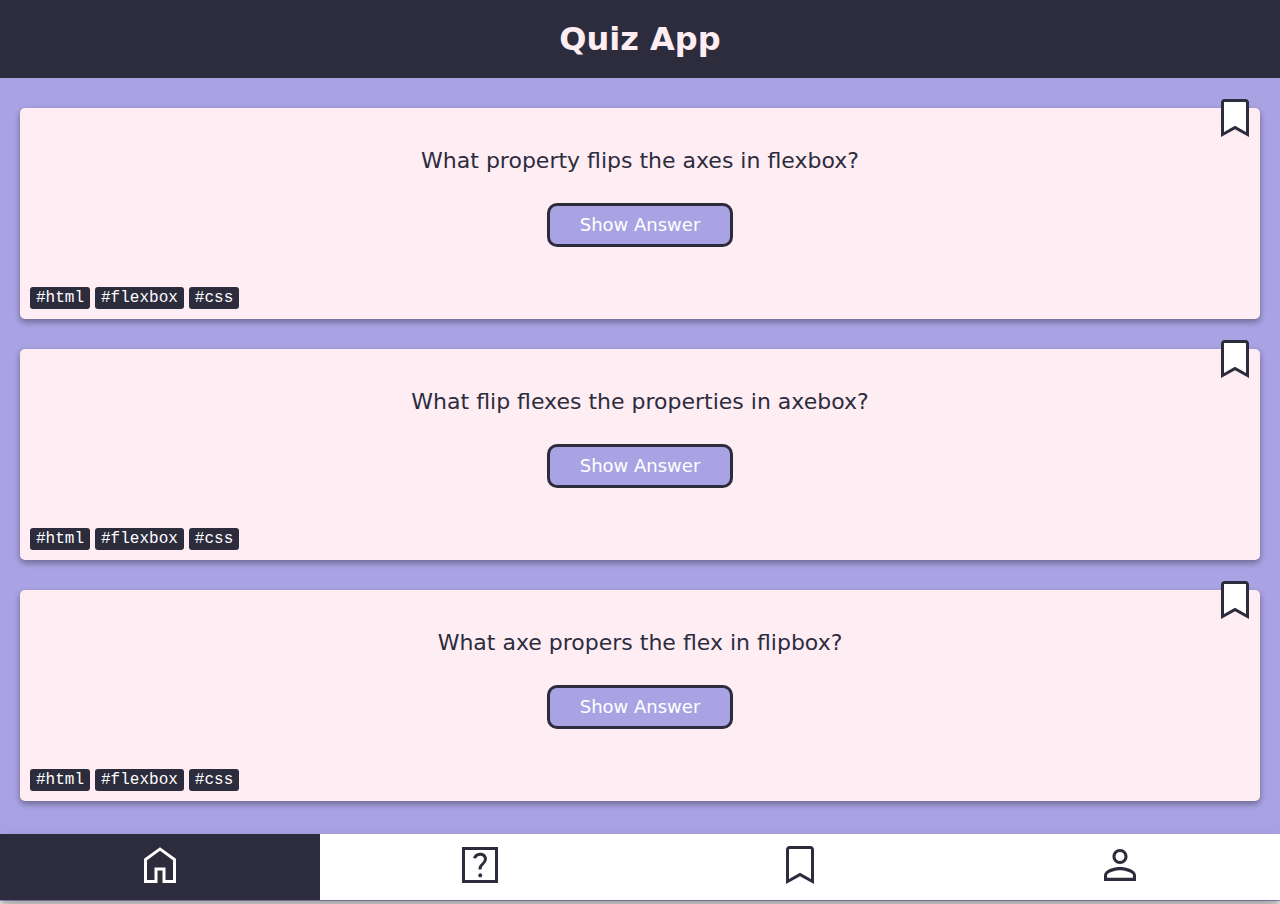
<file: index.html>
<!DOCTYPE html>
<html lang="en">
  <head>
    <meta charset="UTF-8" />
    <meta http-equiv="X-UA-Compatible" content="IE=edge" />
    <meta name="viewport" content="width=device-width, initial-scale=1.0" />
    <link rel="stylesheet" href="./css/style.css" />
    <title>Quizz App</title>
  </head>
  <body>
    <header>
      <h1>Quiz App</h1>
    </header>
    <main>
      <article class="card">
        <p class="card__question">What property flips the axes in flexbox?</p>
        <button class="card__button">Show Answer</button>
        <p class="card__answer hidden">The property flex-direction flips the axes in flexbox.</p>
        <div class="card__tags">
          <div>#html</div>
          <div>#flexbox</div>
          <div>#css</div>
        </div>
        <div class="card__bookmark">
          <svg width="50" height="50" viewBox="0 0 50 50" fill="none" xmlns="http://www.w3.org/2000/svg">
            <g id="bm" class="icon switch">
              <path class="fill" d="M13 8V40.5L25 34L37 40.5V8H13Z"/>
              <path class="inner-line" fill-rule="evenodd" clip-rule="evenodd" d="M14.5 9C14.2239 9 14 9.22386 14 9.5V38.9408L25 32.7808L36 38.9408V9.5C36 9.22386 35.7761 9 35.5 9H14.5ZM11 9.5C11 7.567 12.567 6 14.5 6H35.5C37.433 6 39 7.567 39 9.5V44.0592L25 36.2192L11 44.0592V9.5Z"/>
              <path class="outer-line" d="M38.2671 45.3679L40.5 46.6184V44.0592V9.5C40.5 6.73858 38.2614 4.5 35.5 4.5H14.5C11.7386 4.5 9.5 6.73858 9.5 9.5V44.0592V46.6184L11.7329 45.3679L25 37.9384L38.2671 45.3679Z" stroke-width="3"/>
            </g>
          </svg>
        </div>
      </article>
      <article class="card">
        <p class="card__question">What flip flexes the properties in axebox?</p>
        <button class="card__button">Show Answer</button>
        <p class="card__answer hidden">The flip axe-direction flexes the properties in axebox.</p>
        <div class="card__tags">
          <div>#html</div>
          <div>#flexbox</div>
          <div>#css</div>
        </div>
        <div class="card__bookmark">
          <svg width="50" height="50" viewBox="0 0 50 50" fill="none" xmlns="http://www.w3.org/2000/svg">
            <g id="bm" class="icon switch">
              <path class="fill" d="M13 8V40.5L25 34L37 40.5V8H13Z"/>
              <path class="inner-line" fill-rule="evenodd" clip-rule="evenodd" d="M14.5 9C14.2239 9 14 9.22386 14 9.5V38.9408L25 32.7808L36 38.9408V9.5C36 9.22386 35.7761 9 35.5 9H14.5ZM11 9.5C11 7.567 12.567 6 14.5 6H35.5C37.433 6 39 7.567 39 9.5V44.0592L25 36.2192L11 44.0592V9.5Z"/>
              <path class="outer-line" d="M38.2671 45.3679L40.5 46.6184V44.0592V9.5C40.5 6.73858 38.2614 4.5 35.5 4.5H14.5C11.7386 4.5 9.5 6.73858 9.5 9.5V44.0592V46.6184L11.7329 45.3679L25 37.9384L38.2671 45.3679Z" stroke-width="3"/>
            </g>
          </svg>
        </div>
      </article>
      <article class="card">
        <p class="card__question">What axe propers the flex in flipbox?</p>
        <button class="card__button">Show Answer</button>
        <p class="card__answer hidden">The axe flip-direction propers the flex in flipbox.</p>
        <div class="card__tags">
          <div>#html</div>
          <div>#flexbox</div>
          <div>#css</div>
        </div>
        <div class="card__bookmark">
          <svg width="50" height="50" viewBox="0 0 50 50" fill="none" xmlns="http://www.w3.org/2000/svg">
            <g id="bm" class="icon switch">
              <path class="fill" d="M13 8V40.5L25 34L37 40.5V8H13Z"/>
              <path class="inner-line" fill-rule="evenodd" clip-rule="evenodd" d="M14.5 9C14.2239 9 14 9.22386 14 9.5V38.9408L25 32.7808L36 38.9408V9.5C36 9.22386 35.7761 9 35.5 9H14.5ZM11 9.5C11 7.567 12.567 6 14.5 6H35.5C37.433 6 39 7.567 39 9.5V44.0592L25 36.2192L11 44.0592V9.5Z"/>
              <path class="outer-line" d="M38.2671 45.3679L40.5 46.6184V44.0592V9.5C40.5 6.73858 38.2614 4.5 35.5 4.5H14.5C11.7386 4.5 9.5 6.73858 9.5 9.5V44.0592V46.6184L11.7329 45.3679L25 37.9384L38.2671 45.3679Z" stroke-width="3"/>
            </g>
          </svg>
        </div>
      </article>
    </main>
    <nav>
      <div class="navbar">
        <a class="navbar__icon current" href="index.html">
          <svg width="50" height="50" viewBox="0 0 50 50" fill="none" xmlns="http://www.w3.org/2000/svg">
            <g class="icon">
              <path class="fill" d="M21 41H11V20L25 10L39 20V41H29V29H21V41Z"/>
              <path class="inner-line" fill-rule="evenodd" clip-rule="evenodd" d="M25 7.14802L41 18.7342V43H27.5V30.5H22.5V43H9V18.7342L25 7.14802ZM12 20.2658V40H19.5V27.5H30.5V40H38V20.2658L25 10.852L12 20.2658Z"/>
              <path class="outer-line" d="M25.8798 5.9331L25 5.29603L24.1202 5.9331L8.12024 17.5193L7.5 17.9684V18.7342V43V44.5H9H22.5H24V43V32H26V43V44.5H27.5H41H42.5V43V18.7342V17.9684L41.8798 17.5193L25.8798 5.9331Z" stroke-width="3"/>
            </g>
          </svg>
        </a>
        <a class="navbar__icon" href="form.html">
          <svg width="50" height="50" viewBox="0 0 50 50" fill="none" xmlns="http://www.w3.org/2000/svg">
            <g class="icon">
              <rect class="fill" x="9" y="9" width="32" height="32" fill="#D9D9D9"/>
              <path class="inner-line" fill-rule="evenodd" clip-rule="evenodd" d="M10 10H40V40H10V10ZM7 7H10H40H43V10V40V43H40H10H7V40V10V7ZM26.4896 29.6042C26.4896 28.5278 26.6632 27.6511 27.0104 26.974C27.3576 26.2969 27.9604 25.5292 28.8188 24.6708C29.9743 23.5153 30.7778 22.4948 31.2292 21.6094C31.6806 20.724 31.9062 19.7951 31.9062 18.8229C31.9062 16.9826 31.316 15.5243 30.1354 14.4479C28.9549 13.3715 27.3659 12.8333 25.3686 12.8333C23.5677 12.8333 22.0369 13.2587 20.7764 14.1094C19.5157 14.9601 18.5903 16.132 18 17.625L20.7604 18.7708C21.2465 17.7986 21.875 17.0608 22.6458 16.5573C23.4167 16.0538 24.316 15.8021 25.3438 15.8021C26.4549 15.8021 27.3316 16.0799 27.974 16.6354C28.6163 17.191 28.9375 17.9566 28.9375 18.9322C28.9375 19.6232 28.7465 20.2899 28.3646 20.9323C27.9826 21.5747 27.3403 22.3299 26.4375 23.1979C25.1528 24.4132 24.3455 25.4549 24.0156 26.3229C23.6858 27.191 23.5208 28.2847 23.5208 29.6042H26.4896ZM25.241 37.3125C25.7956 37.3125 26.2639 37.121 26.6458 36.7381C27.0278 36.3552 27.2188 35.8865 27.2188 35.3319C27.2188 34.7773 27.0273 34.309 26.6444 33.9271C26.2615 33.5451 25.7927 33.3542 25.2381 33.3542C24.6835 33.3542 24.2153 33.5456 23.8333 33.9286C23.4514 34.3115 23.2604 34.7802 23.2604 35.3348C23.2604 35.8894 23.4519 36.3576 23.8348 36.7396C24.2177 37.1215 24.6865 37.3125 25.241 37.3125Z" fill="black"/>
            </g>
          </svg>
        </a>
        <a class="navbar__icon" href="bookmarks.html">
          <svg width="50" height="50" viewBox="0 0 50 50" fill="none" xmlns="http://www.w3.org/2000/svg">
            <g class="icon">
              <path class="fill" d="M13 8V40.5L25 34L37 40.5V8H13Z"/>
              <path class="inner-line" fill-rule="evenodd" clip-rule="evenodd" d="M14.5 9C14.2239 9 14 9.22386 14 9.5V38.9408L25 32.7808L36 38.9408V9.5C36 9.22386 35.7761 9 35.5 9H14.5ZM11 9.5C11 7.567 12.567 6 14.5 6H35.5C37.433 6 39 7.567 39 9.5V44.0592L25 36.2192L11 44.0592V9.5Z"/>
              <path class="outer-line" d="M38.2671 45.3679L40.5 46.6184V44.0592V9.5C40.5 6.73858 38.2614 4.5 35.5 4.5H14.5C11.7386 4.5 9.5 6.73858 9.5 9.5V44.0592V46.6184L11.7329 45.3679L25 37.9384L38.2671 45.3679Z" stroke-width="3"/>
            </g>
          </svg>
        </a>
        <a class="navbar__icon" href="profile.html">
          <svg width="50" height="50" viewBox="0 0 50 50" fill="none" xmlns="http://www.w3.org/2000/svg">
            <g class="icon">
                <path class="fill" d="M11 32.95V39H39V32.95L25 28L11 32.95Z"/>
                <path class="outer-line" d="M41 42.5H42.5V41V35.6154C42.5 32.9583 41.0402 31.0358 39.4988 29.7908C37.9758 28.5607 36.0661 27.7176 34.2879 27.1283C30.7264 25.9482 26.7921 25.5 25 25.5C23.2079 25.5 19.2736 25.9482 15.7121 27.1283C13.9339 27.7176 12.0242 28.5607 10.5012 29.7908C8.95975 31.0358 7.5 32.9583 7.5 35.6154V41V42.5H9H41Z" stroke-width="3"/>
                <path class="inner-line" fill-rule="evenodd" clip-rule="evenodd" d="M16.1839 28.5522C19.5852 27.4251 23.3596 27 25 27C26.6404 27 30.4148 27.4251 33.8161 28.5522C35.5143 29.1149 37.2325 29.8885 38.5562 30.9577C39.8861 32.0318 41 33.5661 41 35.6154V41H9V35.6154C9 33.5661 10.1139 32.0318 11.4437 30.9577C12.7675 29.8885 14.4857 29.1149 16.1839 28.5522ZM13.2438 33.5423C12.3236 34.2855 12 34.9724 12 35.6154V37.7692H38V35.6154C38 34.9724 37.6764 34.2855 36.7563 33.5423C35.83 32.7942 34.4857 32.1543 32.9339 31.6401C29.8352 30.6133 26.3596 30.2308 25 30.2308C23.6404 30.2308 20.1648 30.6133 17.0661 31.6401C15.5143 32.1543 14.17 32.7942 13.2438 33.5423Z"/>
                <circle class="fill" cx="25" cy="16.5" r="6"/>
                <path class="outer-line" d="M25 7.5C20.0294 7.5 16 11.5294 16 16.5C16 21.4706 20.0294 25.5 25 25.5C29.9706 25.5 34 21.4706 34 16.5C34 11.5294 29.9706 7.5 25 7.5Z" stroke-width="3"/>
                <path class="inner-line" fill-rule="evenodd" clip-rule="evenodd" d="M25 12C22.5147 12 20.5 14.0147 20.5 16.5C20.5 18.9853 22.5147 21 25 21C27.4853 21 29.5 18.9853 29.5 16.5C29.5 14.0147 27.4853 12 25 12ZM17.5 16.5C17.5 12.3579 20.8579 9 25 9C29.1421 9 32.5 12.3579 32.5 16.5C32.5 20.6421 29.1421 24 25 24C20.8579 24 17.5 20.6421 17.5 16.5Z"/>
            </g>
          </svg>
        </a>
      </div>
    </nav>
    <script src="js/index.js"></script>
  </body>
</html>
</file>
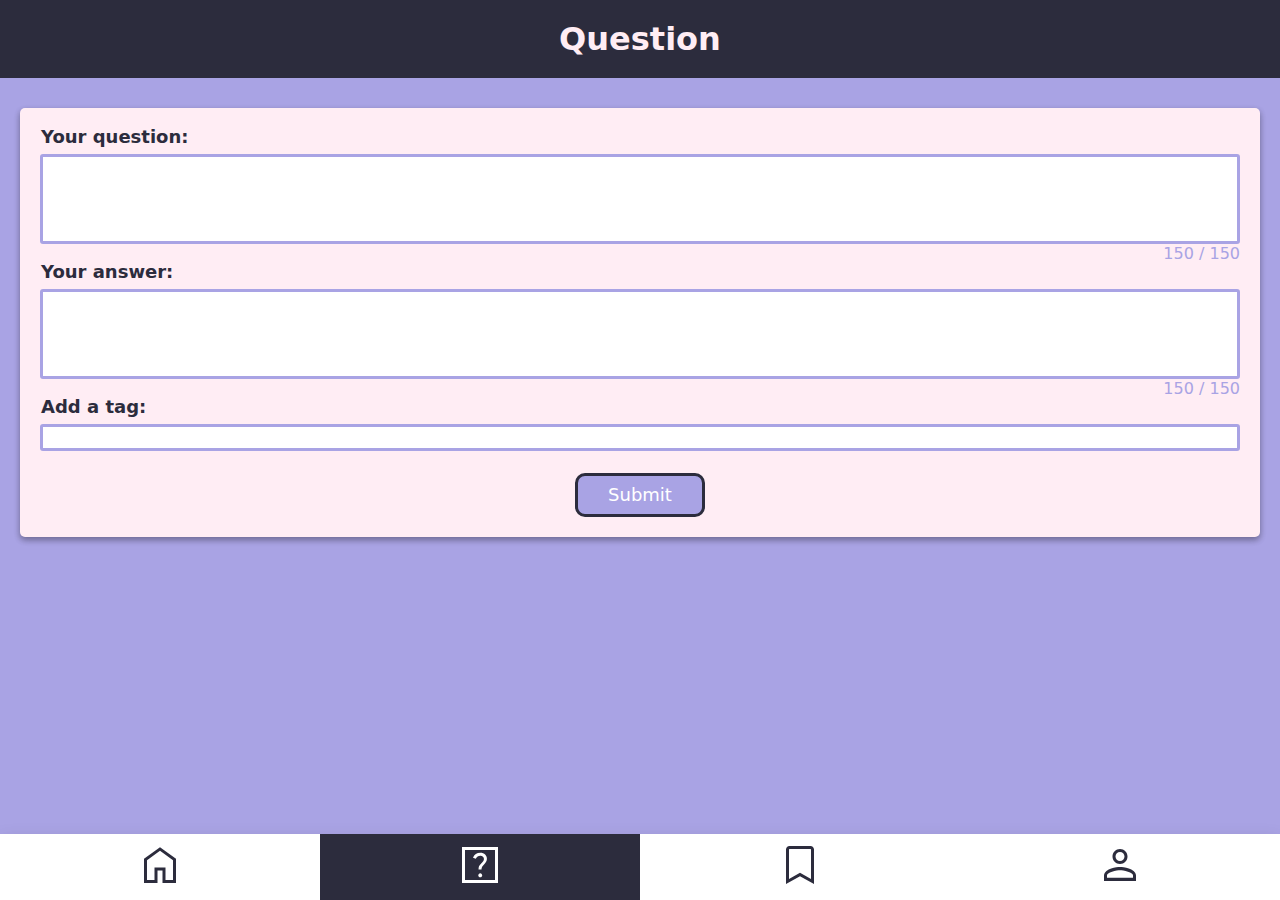
<file: form.html>
<!DOCTYPE html>
<html lang="en">
  <head>
    <meta charset="UTF-8" />
    <meta http-equiv="X-UA-Compatible" content="IE=edge" />
    <meta name="viewport" content="width=device-width, initial-scale=1.0" />
    <link rel="stylesheet" href="./css/style.css" />
    <title>Quizz App</title>
  </head>
  <body>
    <header>
      <h1>Question</h1>
    </header>
    <main>
      <article class="card form">
        <form data-js="form">
          <div class="form__input" data-js="form__question">
            <label for="question">Your question:</label>
            <textarea id="question" name="question" cols="35" rows="4" maxlength="150" required></textarea>
            <div class="count-display">150 / 150</div>
          </div>
          <div class="form__input" data-js="form__answer">
            <label for="answer">Your answer:</label>
            <textarea id="answer" name="answer" cols="35" rows="4" maxlength="150" required></textarea>
            <div class="count-display">150 / 150</div> 
          </div>
          <div class="form__input">
            <label for="tags">Add a tag:</label>
            <input id="tags" name="tags" type="text" maxlength="15" required />
          </div>
          <button class="form__button" type="submit">Submit</button>
        </form>
      </article>
    </main>
    <nav>
      <div class="navbar">
        <a class="navbar__icon" href="index.html">
          <svg width="50" height="50" viewBox="0 0 50 50" fill="none" xmlns="http://www.w3.org/2000/svg">
            <g class="icon">
              <path class="fill" d="M21 41H11V20L25 10L39 20V41H29V29H21V41Z"/>
              <path class="inner-line" fill-rule="evenodd" clip-rule="evenodd" d="M25 7.14802L41 18.7342V43H27.5V30.5H22.5V43H9V18.7342L25 7.14802ZM12 20.2658V40H19.5V27.5H30.5V40H38V20.2658L25 10.852L12 20.2658Z"/>
            </g>
          </svg>
        </a>
        <a class="navbar__icon current" href="form.html">
          <svg width="50" height="50" viewBox="0 0 50 50" fill="none" xmlns="http://www.w3.org/2000/svg">
            <g class="icon">
              <rect class="fill" x="9" y="9" width="32" height="32"/>
              <path class="inner-line" fill-rule="evenodd" clip-rule="evenodd" d="M10 10H40V40H10V10ZM7 7H10H40H43V10V40V43H40H10H7V40V10V7ZM26.4896 29.6042C26.4896 28.5278 26.6632 27.6511 27.0104 26.974C27.3576 26.2969 27.9604 25.5292 28.8188 24.6708C29.9743 23.5153 30.7778 22.4948 31.2292 21.6094C31.6806 20.724 31.9062 19.7951 31.9062 18.8229C31.9062 16.9826 31.316 15.5243 30.1354 14.4479C28.9549 13.3715 27.3659 12.8333 25.3686 12.8333C23.5677 12.8333 22.0369 13.2587 20.7764 14.1094C19.5157 14.9601 18.5903 16.132 18 17.625L20.7604 18.7708C21.2465 17.7986 21.875 17.0608 22.6458 16.5573C23.4167 16.0538 24.316 15.8021 25.3438 15.8021C26.4549 15.8021 27.3316 16.0799 27.974 16.6354C28.6163 17.191 28.9375 17.9566 28.9375 18.9322C28.9375 19.6232 28.7465 20.2899 28.3646 20.9323C27.9826 21.5747 27.3403 22.3299 26.4375 23.1979C25.1528 24.4132 24.3455 25.4549 24.0156 26.3229C23.6858 27.191 23.5208 28.2847 23.5208 29.6042H26.4896ZM25.241 37.3125C25.7956 37.3125 26.2639 37.121 26.6458 36.7381C27.0278 36.3552 27.2188 35.8865 27.2188 35.3319C27.2188 34.7773 27.0273 34.309 26.6444 33.9271C26.2615 33.5451 25.7927 33.3542 25.2381 33.3542C24.6835 33.3542 24.2153 33.5456 23.8333 33.9286C23.4514 34.3115 23.2604 34.7802 23.2604 35.3348C23.2604 35.8894 23.4519 36.3576 23.8348 36.7396C24.2177 37.1215 24.6865 37.3125 25.241 37.3125Z"/>
            </g>
          </svg>
        </a>
        <a class="navbar__icon" href="bookmarks.html">
          <svg width="50" height="50" viewBox="0 0 50 50" fill="none" xmlns="http://www.w3.org/2000/svg">
            <g class="icon">
              <path class="fill" d="M13 8V40.5L25 34L37 40.5V8H13Z"/>
              <path class="inner-line" fill-rule="evenodd" clip-rule="evenodd" d="M14.5 9C14.2239 9 14 9.22386 14 9.5V38.9408L25 32.7808L36 38.9408V9.5C36 9.22386 35.7761 9 35.5 9H14.5ZM11 9.5C11 7.567 12.567 6 14.5 6H35.5C37.433 6 39 7.567 39 9.5V44.0592L25 36.2192L11 44.0592V9.5Z"/>
            </g>
          </svg>
        </a>
        <a class="navbar__icon" href="profile.html">
          <svg width="50" height="50" viewBox="0 0 50 50" fill="none" xmlns="http://www.w3.org/2000/svg">
            <g class="icon">
                <path class="fill" d="M11 32.95V39H39V32.95L25 28L11 32.95Z"/>
                <path class="inner-line" fill-rule="evenodd" clip-rule="evenodd" d="M16.1839 28.5522C19.5852 27.4251 23.3596 27 25 27C26.6404 27 30.4148 27.4251 33.8161 28.5522C35.5143 29.1149 37.2325 29.8885 38.5562 30.9577C39.8861 32.0318 41 33.5661 41 35.6154V41H9V35.6154C9 33.5661 10.1139 32.0318 11.4437 30.9577C12.7675 29.8885 14.4857 29.1149 16.1839 28.5522ZM13.2438 33.5423C12.3236 34.2855 12 34.9724 12 35.6154V37.7692H38V35.6154C38 34.9724 37.6764 34.2855 36.7563 33.5423C35.83 32.7942 34.4857 32.1543 32.9339 31.6401C29.8352 30.6133 26.3596 30.2308 25 30.2308C23.6404 30.2308 20.1648 30.6133 17.0661 31.6401C15.5143 32.1543 14.17 32.7942 13.2438 33.5423Z"/>
                <circle class="fill" cx="25" cy="16.5" r="6"/>
                <path class="inner-line" fill-rule="evenodd" clip-rule="evenodd" d="M25 12C22.5147 12 20.5 14.0147 20.5 16.5C20.5 18.9853 22.5147 21 25 21C27.4853 21 29.5 18.9853 29.5 16.5C29.5 14.0147 27.4853 12 25 12ZM17.5 16.5C17.5 12.3579 20.8579 9 25 9C29.1421 9 32.5 12.3579 32.5 16.5C32.5 20.6421 29.1421 24 25 24C20.8579 24 17.5 20.6421 17.5 16.5Z"/>
            </g>
          </svg>
        </a>
      </div>
    </nav>
    <template id="template">
      <article class="card">
        <p class="card__question"></p>
        <button class="card__button">Show Answer</button>
        <p class="card__answer hidden"></p>
        <div class="card__tags"></div>
        <div class="card__bookmark">
          <svg width="50" height="50" viewBox="0 0 50 50" fill="none" xmlns="http://www.w3.org/2000/svg">
            <g id="bm" class="icon switch">
              <path class="fill" d="M13 8V40.5L25 34L37 40.5V8H13Z"/>
              <path class="inner-line" fill-rule="evenodd" clip-rule="evenodd" d="M14.5 9C14.2239 9 14 9.22386 14 9.5V38.9408L25 32.7808L36 38.9408V9.5C36 9.22386 35.7761 9 35.5 9H14.5ZM11 9.5C11 7.567 12.567 6 14.5 6H35.5C37.433 6 39 7.567 39 9.5V44.0592L25 36.2192L11 44.0592V9.5Z"/>
              <path class="outer-line" d="M38.2671 45.3679L40.5 46.6184V44.0592V9.5C40.5 6.73858 38.2614 4.5 35.5 4.5H14.5C11.7386 4.5 9.5 6.73858 9.5 9.5V44.0592V46.6184L11.7329 45.3679L25 37.9384L38.2671 45.3679Z" stroke-width="3"/>
            </g>
          </svg>
        </div>
      </article>
    </template>
    <script src="js/form.js"></script>
  </body>
</html>
</file>
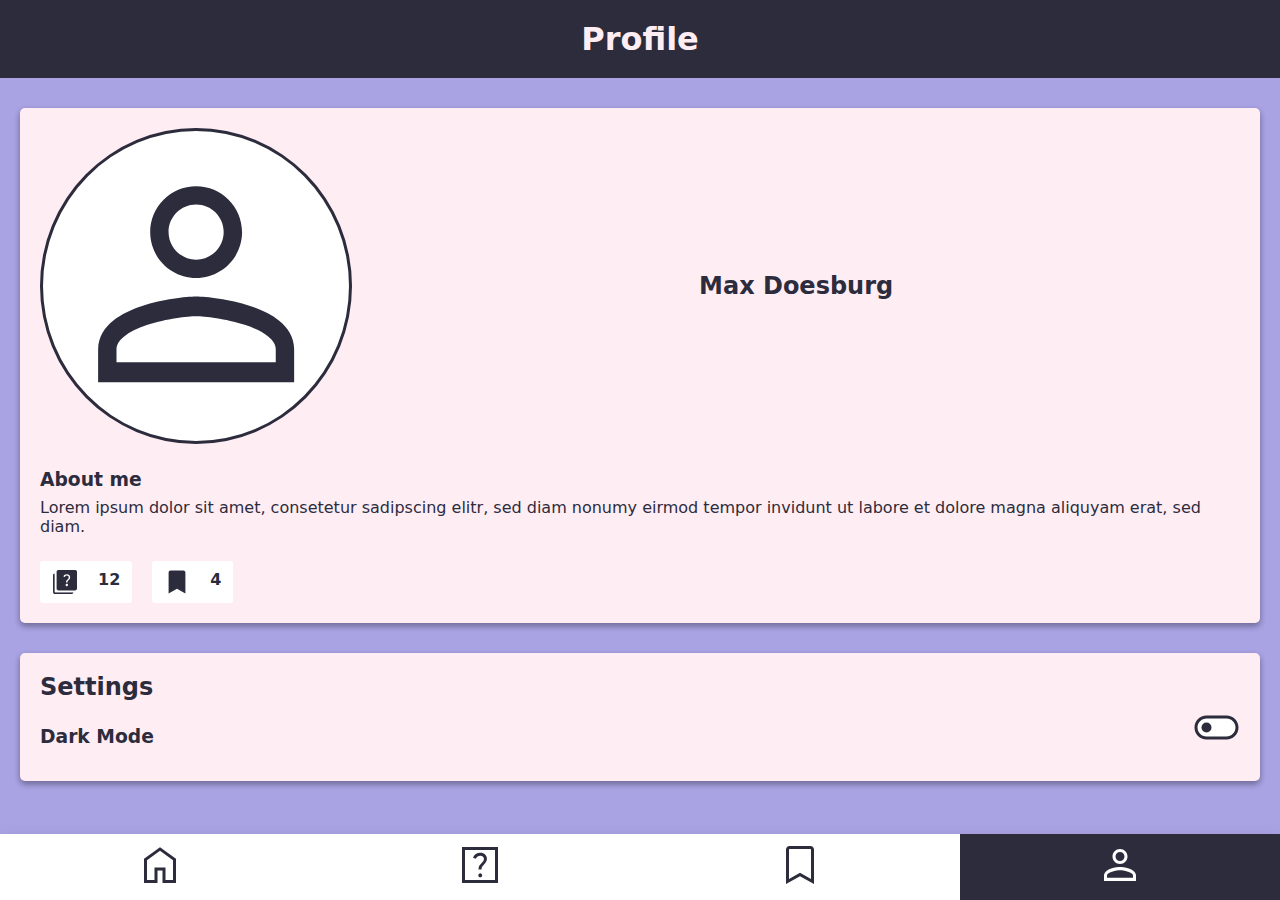
<file: profile.html>
<!DOCTYPE html>
<html lang="en">
  <head>
    <meta charset="UTF-8" />
    <meta http-equiv="X-UA-Compatible" content="IE=edge" />
    <meta name="viewport" content="width=device-width, initial-scale=1.0" />
    <link rel="stylesheet" href="./css/style.css" />
    <title>Quizz App</title>
  </head>
  <body>
    <header>
      <h1>Profile</h1>
    </header>
    <main>
      <article class="info">
        <div class="info__head">
          <div class="info__head__avatar">
            <svg width="50" height="50" viewBox="0 0 50 50" fill="none" xmlns="http://www.w3.org/2000/svg">
              <g id="profile-icon" class="icon">
                <path class="fill" d="M11 32.95V39H39V32.95L25 28L11 32.95Z"/>
                <path class="outer-line" d="M41 42.5H42.5V41V35.6154C42.5 32.9583 41.0402 31.0358 39.4988 29.7908C37.9758 28.5607 36.0661 27.7176 34.2879 27.1283C30.7264 25.9482 26.7921 25.5 25 25.5C23.2079 25.5 19.2736 25.9482 15.7121 27.1283C13.9339 27.7176 12.0242 28.5607 10.5012 29.7908C8.95975 31.0358 7.5 32.9583 7.5 35.6154V41V42.5H9H41Z" stroke-width="3"/>
                <path class="inner-line" fill-rule="evenodd" clip-rule="evenodd" d="M16.1839 28.5522C19.5852 27.4251 23.3596 27 25 27C26.6404 27 30.4148 27.4251 33.8161 28.5522C35.5143 29.1149 37.2325 29.8885 38.5562 30.9577C39.8861 32.0318 41 33.5661 41 35.6154V41H9V35.6154C9 33.5661 10.1139 32.0318 11.4437 30.9577C12.7675 29.8885 14.4857 29.1149 16.1839 28.5522ZM13.2438 33.5423C12.3236 34.2855 12 34.9724 12 35.6154V37.7692H38V35.6154C38 34.9724 37.6764 34.2855 36.7563 33.5423C35.83 32.7942 34.4857 32.1543 32.9339 31.6401C29.8352 30.6133 26.3596 30.2308 25 30.2308C23.6404 30.2308 20.1648 30.6133 17.0661 31.6401C15.5143 32.1543 14.17 32.7942 13.2438 33.5423Z"/>
                <circle class="fill" cx="25" cy="16.5" r="6"/>
                <path class="outer-line" d="M25 7.5C20.0294 7.5 16 11.5294 16 16.5C16 21.4706 20.0294 25.5 25 25.5C29.9706 25.5 34 21.4706 34 16.5C34 11.5294 29.9706 7.5 25 7.5Z" stroke-width="3"/>
                <path class="inner-line" fill-rule="evenodd" clip-rule="evenodd" d="M25 12C22.5147 12 20.5 14.0147 20.5 16.5C20.5 18.9853 22.5147 21 25 21C27.4853 21 29.5 18.9853 29.5 16.5C29.5 14.0147 27.4853 12 25 12ZM17.5 16.5C17.5 12.3579 20.8579 9 25 9C29.1421 9 32.5 12.3579 32.5 16.5C32.5 20.6421 29.1421 24 25 24C20.8579 24 17.5 20.6421 17.5 16.5Z"/>
              </g>
            </svg>
          </div>
          <h2>Max Doesburg</h2>
        </div>
        <div class="info__text">
          <h3>About me</h3>
          <p>
            Lorem ipsum dolor sit amet, consetetur sadipscing elitr, sed diam
            nonumy eirmod tempor invidunt ut labore et dolore magna aliquyam
            erat, sed diam.
          </p>
        </div>
        <div class="info__counter">
          <div>
            <svg width="50" height="50" viewBox="0 0 50 50" fill="none" xmlns="http://www.w3.org/2000/svg">
              <g class="icon">
                <path class="outer-line" d="M40.5 40.5H39V42C39 40.5 38.9999 40.5 38.9998 40.5H38.9991H38.9979H38.9963H38.9942H38.9917H38.9887H38.9852H38.9813H38.977H38.9721H38.9669H38.9612H38.955H38.9484H38.9414H38.9339H38.9259H38.9176H38.9087H38.8995H38.8898H38.8797H38.8691H38.8581H38.8467H38.8348H38.8226H38.8098H38.7967H38.7831H38.7692H38.7548H38.7399H38.7247H38.709H38.6929H38.6765H38.6595H38.6422H38.6245H38.6064H38.5878H38.5689H38.5495H38.5297H38.5096H38.489H38.468H38.4467H38.4249H38.4027H38.3802H38.3572H38.3339H38.3102H38.2861H38.2615H38.2367H38.2114H38.1857H38.1597H38.1332H38.1064H38.0793H38.0517H38.0238H37.9955H37.9668H37.9377H37.9083H37.8785H37.8484H37.8178H37.7869H37.7557H37.7241H37.6921H37.6598H37.6271H37.594H37.5606H37.5269H37.4928H37.4583H37.4235H37.3884H37.3529H37.317H37.2808H37.2443H37.2074H37.1702H37.1326H37.0947H37.0565H37.018H36.9791H36.9398H36.9003H36.8604H36.8202H36.7796H36.7388H36.6976H36.6561H36.6142H36.5721H36.5296H36.4868H36.4437H36.4003H36.3566H36.3125H36.2682H36.2235H36.1786H36.1333H36.0877H36.0418H35.9957H35.9492H35.9024H35.8553H35.808H35.7603H35.7123H35.6641H35.6155H35.5667H35.5176H35.4681H35.4185H35.3685H35.3182H35.2677H35.2168H35.1657H35.1144H35.0627H35.0108H34.9586H34.9061H34.8533H34.8003H34.7471H34.6935H34.6397H34.5856H34.5313H34.4767H34.4218H34.3667H34.3113H34.2557H34.1998H34.1437H34.0873H34.0306H33.9738H33.9166H33.8592H33.8016H33.7437H33.6856H33.6273H33.5687H33.5099H33.4508H33.3915H33.332H33.2722H33.2122H33.152H33.0915H33.0309H32.97H32.9088H32.8475H32.7859H32.7241H32.6621H32.5999H32.5374H32.4748H32.4119H32.3488H32.2855H32.222H32.1583H32.0944H32.0303H31.9659H31.9014H31.8367H31.7718H31.7066H31.6413H31.5758H31.5101H31.4442H31.3781H31.3118H31.2453H31.1787H31.1118H31.0448H30.9776H30.9102H30.8426H30.7748H30.7069H30.6388H30.5705H30.502H30.4334H30.3646H30.2956H30.2265H30.1572H30.0877H30.0181H29.9483H29.8783H29.8082H29.7379H29.6675H29.5969H29.5261H29.4552H29.3842H29.313H29.2416H29.1701H29.0985H29.0267H28.9547H28.8827H28.8104H28.7381H28.6656H28.593H28.5202H28.4473H28.3743H28.3011H28.2278H28.1544H28.0808H28.0071H27.9333H27.8594H27.7854H27.7112H27.6369H27.5625H27.488H27.4133H27.3386H27.2637H27.1888H27.1137H27.0385H26.9632H26.8878H26.8123H26.7367H26.661H26.5851H26.5092H26.4332H26.3571H26.2809H26.2046H26.1283H26.0518H25.9752H25.8986H25.8218H25.745H25.6681H25.5911H25.5141H25.4369H25.3597H25.2824H25.205H25.1276H25.05H24.9724H24.8948H24.817H24.7392H24.6614H24.5834H24.5054H24.4274H24.3493H24.2711H24.1929H24.1146H24.0362H23.9578H23.8794H23.8009H23.7223H23.6437H23.5651H23.4864H23.4076H23.3289H23.2501H23.1712H23.0923H23.0134H22.9344H22.8554H22.7763H22.6973H22.6182H22.539H22.4599H22.3807H22.3015H22.2222H22.143H22.0637H21.9844H21.9051H21.8258H21.7464H21.6671H21.5877H21.5083H21.4289H21.3495H21.2701H21.1907H21.1113H21.0318H20.9524H20.873H20.7935H20.7141H20.6347H20.5553H20.4759H20.3965H20.3171H20.2377H20.1583H20.079H19.9996H19.9203H19.841H19.7617H19.6824H19.6032H19.524H19.4448H19.3656H19.2864H19.2073H19.1282H19.0492H18.9701H18.8911H18.8122H18.7333H18.6544H18.5755H18.4967H18.418H18.3392H18.2606H18.1819H18.1033H18.0248H17.9463H17.8679H17.7895H17.7112H17.6329H17.5547H17.4765H17.3984H17.3204H17.2424H17.1645H17.0867H17.0089H16.9312H16.8535H16.776H16.6985H16.621H16.5437H16.4664H16.3892H16.3121H16.235H16.1581H16.0812H16.0044H15.9277H15.8511H15.7746H15.6981H15.6218H15.5455H15.4693H15.3933H15.3173H15.2414H15.1656H15.09H15.0144H14.9389H14.8636H14.7883H14.7131H14.6381H14.5632H14.4883H14.4136H14.339H14.2645H14.1902H14.1159H14.0418H13.9678H13.8939H13.8201H13.7465H13.673H13.5996H13.5264H13.4532H13.3803H13.3074H13.2347H13.1621H13.0896H13.0173H12.9452H12.8731H12.8012H12.7295H12.6579H12.5864H12.5151H12.444H12.373H12.3021H12.2314H12.1609H12.0905H12.0203H11.9502H11.8803H11.8106H11.741H11.6716H11.6023H11.5332H11.4643H11.3956H11.327H11.2586H11.1904H11.1223H11.0544H10.9867H10.9192H10.8519H10.7847H10.7177H10.651H10.5844H10.5179H10.4517H10.3857H10.3198H10.2542H10.1887H10.1235H10.0584H9.99356H9.9289H9.86444H9.80018H9.73613H9.67228H9.60864H9.5452H9.5V40.4873V40.4277V40.3682V40.3086V40.249V40.1895V40.1299V40.0703V40.0107V39.9512V39.8916V39.832V39.7725V39.7129V39.6533V39.5938V39.5342V39.4746V39.415V39.3555V39.2959V39.2363V39.1768V39.1172V39.0576V38.998V38.9385V38.8789V38.8193V38.7598V38.7002V38.6406V38.5811V38.5215V38.4619V38.4023V38.3428V38.2832V38.2236V38.1641V38.1045V38.0449V37.9854V37.9258V37.8662V37.8066V37.7471V37.6875V37.6279V37.5684V37.5088V37.4492V37.3896V37.3301V37.2705V37.2109V37.1514V37.0918V37.0322V36.9727V36.9131V36.8535V36.7939V36.7344V36.6748V36.6152V36.5557V36.4961V36.4365V36.377V36.3174V36.2578V36.1982V36.1387V36.0791V36.0195V35.96V35.9004V35.8408V35.7812V35.7217V35.6621V35.6025V35.543V35.4834V35.4238V35.3643V35.3047V35.2451V35.1855V35.126V35.0664V35.0068V34.9473V34.8877V34.8281V34.7686V34.709V34.6494V34.5898V34.5303V34.4707V34.4111V34.3516V34.292V34.2324V34.1729V34.1133V34.0537V33.9941V33.9346V33.875V33.8154V33.7559V33.6963V33.6367V33.5771V33.5176V33.458V33.3984V33.3389V33.2793V33.2197V33.1602V33.1006V33.041V32.9814V32.9219V32.8623V32.8027V32.7432V32.6836V32.624V32.5645V32.5049V32.4453V32.3857V32.3262V32.2666V32.207V32.1475V32.0879V32.0283V31.9688V31.9092V31.8496V31.79V31.7305V31.6709V31.6113V31.5518V31.4922V31.4326V31.373V31.3135V31.2539V31.1943V31.1348V31.0752V31.0156V30.9561V30.8965V30.8369V30.7773V30.7178V30.6582V30.5986V30.5391V30.4795V30.4199V30.3604V30.3008V30.2412V30.1816V30.1221V30.0625V30.0029V29.9434V29.8838V29.8242V29.7646V29.7051V29.6455V29.5859V29.5264V29.4668V29.4072V29.3477V29.2881V29.2285V29.1689V29.1094V29.0498V28.9902V28.9307V28.8711V28.8115V28.752V28.6924V28.6328V28.5732V28.5137V28.4541V28.3945V28.335V28.2754V28.2158V28.1562V28.0967V28.0371V27.9775V27.918V27.8584V27.7988V27.7393V27.6797V27.6201V27.5605V27.501V27.4414V27.3818V27.3223V27.2627V27.2031V27.1436V27.084V27.0244V26.9648V26.9053V26.8457V26.7861V26.7266V26.667V26.6074V26.5479V26.4883V26.4287V26.3691V26.3096V26.25V26.1904V26.1309V26.0713V26.0117V25.9521V25.8926V25.833V25.7734V25.7139V25.6543V25.5947V25.5352V25.4756V25.416V25.3564V25.2969V25.2373V25.1777V25.1182V25.0586V24.999V24.9395V24.8799V24.8203V24.7607V24.7012V24.6416V24.582V24.5225V24.4629V24.4033V24.3438V24.2842V24.2246V24.165V24.1055V24.0459V23.9863V23.9268V23.8672V23.8076V23.748V23.6885V23.6289V23.5693V23.5098V23.4502V23.3906V23.3311V23.2715V23.2119V23.1523V23.0928V23.0332V22.9736V22.9141V22.8545V22.7949V22.7354V22.6758V22.6162V22.5566V22.4971V22.4375V22.3779V22.3184V22.2588V22.1992V22.1396V22.0801V22.0205V21.9609V21.9014V21.8418V21.7822V21.7227V21.6631V21.6035V21.5439V21.4844V21.4248V21.3652V21.3057V21.2461V21.1865V21.127V21.0674V21.0078V20.9482V20.8887V20.8291V20.7695V20.71V20.6504V20.5908V20.5312V20.4717V20.4121V20.3525V20.293V20.2334V20.1738V20.1143V20.0547V19.9951V19.9355V19.876V19.8164V19.7568V19.6973V19.6377V19.5781V19.5186V19.459V19.3994V19.3398V19.2803V19.2207V19.1611V19.1016V19.042V18.9824V18.9229V18.8633V18.8037V18.7441V18.6846V18.625V18.5654V18.5059V18.4463V18.3867V18.3271V18.2676V18.208V18.1484V18.0889V18.0293V17.9697V17.9102V17.8506V17.791V17.7314V17.6719V17.6123V17.5527V17.4932V17.4336V17.374V17.3145V17.2549V17.1953V17.1357V17.0762V17.0166V16.957V16.8975V16.8379V16.7783V16.7188V16.6592V16.5996V16.54V16.4805V16.4209V16.3613V16.3018V16.2422V16.1826V16.123V16.0635V16.0039V15.9443V15.8848V15.8252V15.7656V15.7061V15.6465V15.5869V15.5273V15.4678V15.4082V15.3486V15.2891V15.2295V15.1699V15.1104V15.0508V14.9912V14.9316V14.8721V14.8125V14.7529V14.6934V14.6338V14.5742V14.5146V14.4551V14.3955V14.3359V14.2764V14.2168V14.1572V14.0977V14.0381V13.9785V13.9189V13.8594V13.7998V13.7402V13.6807V13.6211V13.5615V13.502V13.4424V13.3828V13.3232V13.2637V13.2041V13.1445V13.085V13.0254V12.9658V12.9062V12.8467V12.7871V12.7275V12.668V12.6084V12.5488V12.4893V12.4297V12.3701V12.3105V12.251V12.1914V12.1318V12.0723V12.0127V11.9531V11.8936V11.834V11.7744V11.7148V11.6553V11.5957V11.5361V11.4766V11.417V11.3574V11.2979V11.2383V11.1787V11.1191V11.0596V11V9.5H8C6.58474 9.5 5.40219 10.0934 4.60533 11.0862C3.83716 12.0433 3.5 13.2738 3.5 14.5V41.5C3.5 44.2614 5.73858 46.5 8.5 46.5H35.5C36.7262 46.5 37.9567 46.1628 38.9138 45.3947C39.9066 44.5978 40.5 43.4153 40.5 42V40.5Z" stroke-width="3"/>
                <path class="inner-line" fill-rule="evenodd" clip-rule="evenodd" d="M8 41.5C8 41.7761 8.22386 42 8.5 42C18.6667 42 39 42 39 42C39 43.933 37.433 45 35.5 45H8.5C6.567 45 5 43.433 5 41.5V14.5C5 12.567 6.067 11 8 11C8 21.1667 8 31.3333 8 41.5Z"/>
                <path class="outer-line" d="M14 3.5C11.5147 3.5 9.5 5.51472 9.5 8V36C9.5 38.4853 11.5147 40.5 14 40.5H42C44.4853 40.5 46.5 38.4853 46.5 36V8C46.5 5.51472 44.4853 3.5 42 3.5H14Z" stroke-width="3"/>
                <path class="fill" d="M8 11H39V42H8.5C8.22386 42 8 41.7761 8 41.5V11Z"/>
                <path class="inner-line" fill-rule="evenodd" clip-rule="evenodd" d="M14 5C12.3431 5 11 6.34315 11 8V36C11 37.6569 12.3431 39 14 39H42C43.6569 39 45 37.6569 45 36V8C45 6.34315 43.6569 5 42 5H14ZM26.75 25.85H29.1C29.1667 24.8833 29.3083 24.1667 29.525 23.7C29.7417 23.2333 30.2833 22.5833 31.15 21.75C32.05 20.8833 32.675 20.125 33.025 19.475C33.375 18.825 33.55 18.0667 33.55 17.2C33.55 15.6667 33.025 14.4167 31.975 13.45C30.925 12.4833 29.55 12 27.85 12C26.5833 12 25.45 12.3417 24.45 13.025C23.45 13.7083 22.7167 14.6667 22.25 15.9L24.5 16.85C24.8667 16.0167 25.325 15.3833 25.875 14.95C26.425 14.5167 27.0833 14.3 27.85 14.3C28.85 14.3 29.6583 14.5833 30.275 15.15C30.8917 15.7167 31.2 16.4333 31.2 17.3C31.2 17.9667 31.05 18.55 30.75 19.05C30.45 19.55 29.9167 20.0833 29.15 20.65C28.0833 21.6167 27.4167 22.3917 27.15 22.975C26.8833 23.5583 26.75 24.5167 26.75 25.85ZM28 32.15C29.1229 32.15 30.05 31.2229 30.05 30.1C30.05 28.9771 29.1229 28.05 28 28.05C26.8771 28.05 25.95 28.9771 25.95 30.1C25.95 31.2229 26.8771 32.15 28 32.15Z"/>
              </g>
            </svg>
            <p>12</p>
          </div>
          <div>
            <svg width="50" height="50" viewBox="0 0 50 50" fill="none" xmlns="http://www.w3.org/2000/svg">
              <g id="bookmark-saved" class="icon">
                <path class="fill" d="M13 8V40.5L25 34L37 40.5V8H13Z"/>
                <path class="inner-line" fill-rule="evenodd" clip-rule="evenodd" d="M14.5 9C14.2239 9 14 9.22386 14 9.5V38.9408L25 32.7808L36 38.9408V9.5C36 9.22386 35.7761 9 35.5 9H14.5ZM11 9.5C11 7.567 12.567 6 14.5 6H35.5C37.433 6 39 7.567 39 9.5V44.0592L25 36.2192L11 44.0592V9.5Z"/>
                <path class="outer-line" d="M38.2671 45.3679L40.5 46.6184V44.0592V9.5C40.5 6.73858 38.2614 4.5 35.5 4.5H14.5C11.7386 4.5 9.5 6.73858 9.5 9.5V44.0592V46.6184L11.7329 45.3679L25 37.9384L38.2671 45.3679Z" stroke-width="3"/>
              </g>
            </svg>
            <p>4</p>
          </div>
        </div>
      </article>
      <article class="settings">
        <h2>Settings</h2>
        <div class="settings__dark-mode">
          <h3>Dark Mode</h3>
          <div>
            <svg id="switch" width="53" height="33" viewBox="0 0 53 33" fill="none" xmlns="http://www.w3.org/2000/svg">
              <g class="icon">
                <path class="fill" d="M6 13.5V19.5L11.5 26.5H41.5L47 19.5V13.5L41.5 6.5H11.5L6 13.5Z"/>
                <path class="inner-line" fill-rule="evenodd" clip-rule="evenodd" d="M4.5 16.5C4.5 9.87258 9.87258 4.5 16.5 4.5H36.5C43.1274 4.5 48.5 9.87258 48.5 16.5C48.5 23.1274 43.1274 28.5 36.5 28.5H16.5C9.87258 28.5 4.5 23.1274 4.5 16.5ZM16.5 7.5C11.5294 7.5 7.5 11.5294 7.5 16.5C7.5 21.4706 11.5294 25.5 16.5 25.5H36.5C41.4706 25.5 45.5 21.4706 45.5 16.5C45.5 11.5294 41.4706 7.5 36.5 7.5H16.5Z"/>
                <path class="outer-line" d="M16.5 3C9.04416 3 3 9.04416 3 16.5C3 23.9558 9.04416 30 16.5 30H36.5C43.9558 30 50 23.9558 50 16.5C50 9.04416 43.9558 3 36.5 3H16.5Z" stroke-width="3"/>
                <circle id="circle" class="inner-line" cx="16.5" cy="16.5" r="5">
                  <animate id="circleMoveRight" attributename="cx" from="16.5" to="36.5" dur="100ms" begin="indefinite" fill="freeze"></animate>
                  <animate id="circleMoveLeft" attributename="cx" from="36.5" to="16.5" dur="100ms" begin="indefinite" fill="freeze"></animate>
                </circle>
              </g>
            </svg>
          </div>
        </div>
      </article>
    </main>
    <nav>
      <div class="navbar">
        <a class="navbar__icon" href="index.html">
          <svg width="50" height="50" viewBox="0 0 50 50" fill="none" xmlns="http://www.w3.org/2000/svg">
            <g class="icon">
              <path class="fill" d="M21 41H11V20L25 10L39 20V41H29V29H21V41Z"/>
              <path class="inner-line" fill-rule="evenodd" clip-rule="evenodd" d="M25 7.14802L41 18.7342V43H27.5V30.5H22.5V43H9V18.7342L25 7.14802ZM12 20.2658V40H19.5V27.5H30.5V40H38V20.2658L25 10.852L12 20.2658Z"/>
              <path class="outer-line" d="M25.8798 5.9331L25 5.29603L24.1202 5.9331L8.12024 17.5193L7.5 17.9684V18.7342V43V44.5H9H22.5H24V43V32H26V43V44.5H27.5H41H42.5V43V18.7342V17.9684L41.8798 17.5193L25.8798 5.9331Z" stroke-width="3"/>
            </g>
          </svg>
        </a>
        <a class="navbar__icon" href="form.html">
          <svg width="50" height="50" viewBox="0 0 50 50" fill="none" xmlns="http://www.w3.org/2000/svg">
            <g class="icon">
              <rect class="fill" x="9" y="9" width="32" height="32" fill="#D9D9D9"/>
              <path class="inner-line" fill-rule="evenodd" clip-rule="evenodd" d="M10 10H40V40H10V10ZM7 7H10H40H43V10V40V43H40H10H7V40V10V7ZM26.4896 29.6042C26.4896 28.5278 26.6632 27.6511 27.0104 26.974C27.3576 26.2969 27.9604 25.5292 28.8188 24.6708C29.9743 23.5153 30.7778 22.4948 31.2292 21.6094C31.6806 20.724 31.9062 19.7951 31.9062 18.8229C31.9062 16.9826 31.316 15.5243 30.1354 14.4479C28.9549 13.3715 27.3659 12.8333 25.3686 12.8333C23.5677 12.8333 22.0369 13.2587 20.7764 14.1094C19.5157 14.9601 18.5903 16.132 18 17.625L20.7604 18.7708C21.2465 17.7986 21.875 17.0608 22.6458 16.5573C23.4167 16.0538 24.316 15.8021 25.3438 15.8021C26.4549 15.8021 27.3316 16.0799 27.974 16.6354C28.6163 17.191 28.9375 17.9566 28.9375 18.9322C28.9375 19.6232 28.7465 20.2899 28.3646 20.9323C27.9826 21.5747 27.3403 22.3299 26.4375 23.1979C25.1528 24.4132 24.3455 25.4549 24.0156 26.3229C23.6858 27.191 23.5208 28.2847 23.5208 29.6042H26.4896ZM25.241 37.3125C25.7956 37.3125 26.2639 37.121 26.6458 36.7381C27.0278 36.3552 27.2188 35.8865 27.2188 35.3319C27.2188 34.7773 27.0273 34.309 26.6444 33.9271C26.2615 33.5451 25.7927 33.3542 25.2381 33.3542C24.6835 33.3542 24.2153 33.5456 23.8333 33.9286C23.4514 34.3115 23.2604 34.7802 23.2604 35.3348C23.2604 35.8894 23.4519 36.3576 23.8348 36.7396C24.2177 37.1215 24.6865 37.3125 25.241 37.3125Z" fill="black"/>
            </g>
          </svg>
        </a>
        <a class="navbar__icon" href="bookmarks.html">
          <svg width="50" height="50" viewBox="0 0 50 50" fill="none" xmlns="http://www.w3.org/2000/svg">
            <g class="icon">
              <path class="fill" d="M13 8V40.5L25 34L37 40.5V8H13Z"/>
              <path class="inner-line" fill-rule="evenodd" clip-rule="evenodd" d="M14.5 9C14.2239 9 14 9.22386 14 9.5V38.9408L25 32.7808L36 38.9408V9.5C36 9.22386 35.7761 9 35.5 9H14.5ZM11 9.5C11 7.567 12.567 6 14.5 6H35.5C37.433 6 39 7.567 39 9.5V44.0592L25 36.2192L11 44.0592V9.5Z"/>
              <path class="outer-line" d="M38.2671 45.3679L40.5 46.6184V44.0592V9.5C40.5 6.73858 38.2614 4.5 35.5 4.5H14.5C11.7386 4.5 9.5 6.73858 9.5 9.5V44.0592V46.6184L11.7329 45.3679L25 37.9384L38.2671 45.3679Z" stroke-width="3"/>
            </g>
          </svg>
        </a>
        <a class="navbar__icon current" href="profile.html">
          <svg width="50" height="50" viewBox="0 0 50 50" fill="none" xmlns="http://www.w3.org/2000/svg">
            <g class="icon">
              <path class="fill" d="M11 32.95V39H39V32.95L25 28L11 32.95Z"/>
              <path class="outer-line" d="M41 42.5H42.5V41V35.6154C42.5 32.9583 41.0402 31.0358 39.4988 29.7908C37.9758 28.5607 36.0661 27.7176 34.2879 27.1283C30.7264 25.9482 26.7921 25.5 25 25.5C23.2079 25.5 19.2736 25.9482 15.7121 27.1283C13.9339 27.7176 12.0242 28.5607 10.5012 29.7908C8.95975 31.0358 7.5 32.9583 7.5 35.6154V41V42.5H9H41Z" stroke-width="3"/>
              <path class="inner-line" fill-rule="evenodd" clip-rule="evenodd" d="M16.1839 28.5522C19.5852 27.4251 23.3596 27 25 27C26.6404 27 30.4148 27.4251 33.8161 28.5522C35.5143 29.1149 37.2325 29.8885 38.5562 30.9577C39.8861 32.0318 41 33.5661 41 35.6154V41H9V35.6154C9 33.5661 10.1139 32.0318 11.4437 30.9577C12.7675 29.8885 14.4857 29.1149 16.1839 28.5522ZM13.2438 33.5423C12.3236 34.2855 12 34.9724 12 35.6154V37.7692H38V35.6154C38 34.9724 37.6764 34.2855 36.7563 33.5423C35.83 32.7942 34.4857 32.1543 32.9339 31.6401C29.8352 30.6133 26.3596 30.2308 25 30.2308C23.6404 30.2308 20.1648 30.6133 17.0661 31.6401C15.5143 32.1543 14.17 32.7942 13.2438 33.5423Z"/>
              <circle class="fill" cx="25" cy="16.5" r="6"/>
              <path class="outer-line" d="M25 7.5C20.0294 7.5 16 11.5294 16 16.5C16 21.4706 20.0294 25.5 25 25.5C29.9706 25.5 34 21.4706 34 16.5C34 11.5294 29.9706 7.5 25 7.5Z" stroke-width="3"/>
              <path class="inner-line" fill-rule="evenodd" clip-rule="evenodd" d="M25 12C22.5147 12 20.5 14.0147 20.5 16.5C20.5 18.9853 22.5147 21 25 21C27.4853 21 29.5 18.9853 29.5 16.5C29.5 14.0147 27.4853 12 25 12ZM17.5 16.5C17.5 12.3579 20.8579 9 25 9C29.1421 9 32.5 12.3579 32.5 16.5C32.5 20.6421 29.1421 24 25 24C20.8579 24 17.5 20.6421 17.5 16.5Z"/>
            </g>
          </svg>
        </a>
      </div>
    </nav>
    <script src="js/profile.js"></script>
  </body>
</html>
</file>
<file: css/style.css>
/*
Import of page-related styles
*/

@import url(index.css); /*also used for bookmarks*/
@import url(form.css);
@import url(profile.css);
@import url(icons.css);

/*
CSS reset
*/

* {
  box-sizing: border-box;
}

body {
  color: var(--dark-color);
}

body,
h1,
h2,
h3,
p {
  margin: 0;
  padding: 0;
  font-family: system-ui, -apple-system, BlinkMacSystemFont, "Segoe UI", Roboto,
    Oxygen, Ubuntu, Cantarell, "Open Sans", "Helvetica Neue", sans-serif;
}

/*
Custom properties for changing colors and fonts
*/

:root {
  --light-color: #ffedf4;
  --mid-color: #a9a3e4;
  --dark-color: #2c2c3d;
  --white: #ffffff;
  --icon-dark: #2c2c3d;
  --icon-light: #ffffff;
  --text-small: 16px;
  --text-normal: 18px;
  --text-medium: 22px;
  --text-big: 30px;
}

/*
Basic elements for all pages
*/

header {
  position: relative;
  top: 0;
  width: 100%;
  background-color: var(--dark-color);
  display: flex;
  justify-content: center;
  padding: 20px;
  z-index: 2;
  color: var(--light-color);
}

main {
  display: flex;
  flex-direction: column;
  padding: 30px 20px 100px;
  gap: 30px;
  min-height: 85vh;
  background-color: var(--mid-color);
}

main article {
  background-color: var(--light-color);
  box-shadow: 0 3px 6px rgba(0, 0, 0, 0.16), 0 3px 6px rgba(0, 0, 0, 0.23);
  border-radius: 5px;
}

/*
Navbar
current highlights the active page
*/

nav {
  position: fixed;
  bottom: 0;
  width: 100%;
  box-shadow: 0 10px 20px rgba(0, 0, 0, 0.19), 0 6px 6px rgba(0, 0, 0, 0.23);
}

.navbar {
  display: flex;
  background-color: var(--white);
}

.navbar__icon {
  padding: 6px 0px;
  width: 100%;
  text-align: center;
  text-decoration: none;
  background-color: var(--white);
  overflow: hidden;
}

.current {
  background-color: var(--dark-color);
}

button {
  cursor: pointer;
}
</file>
